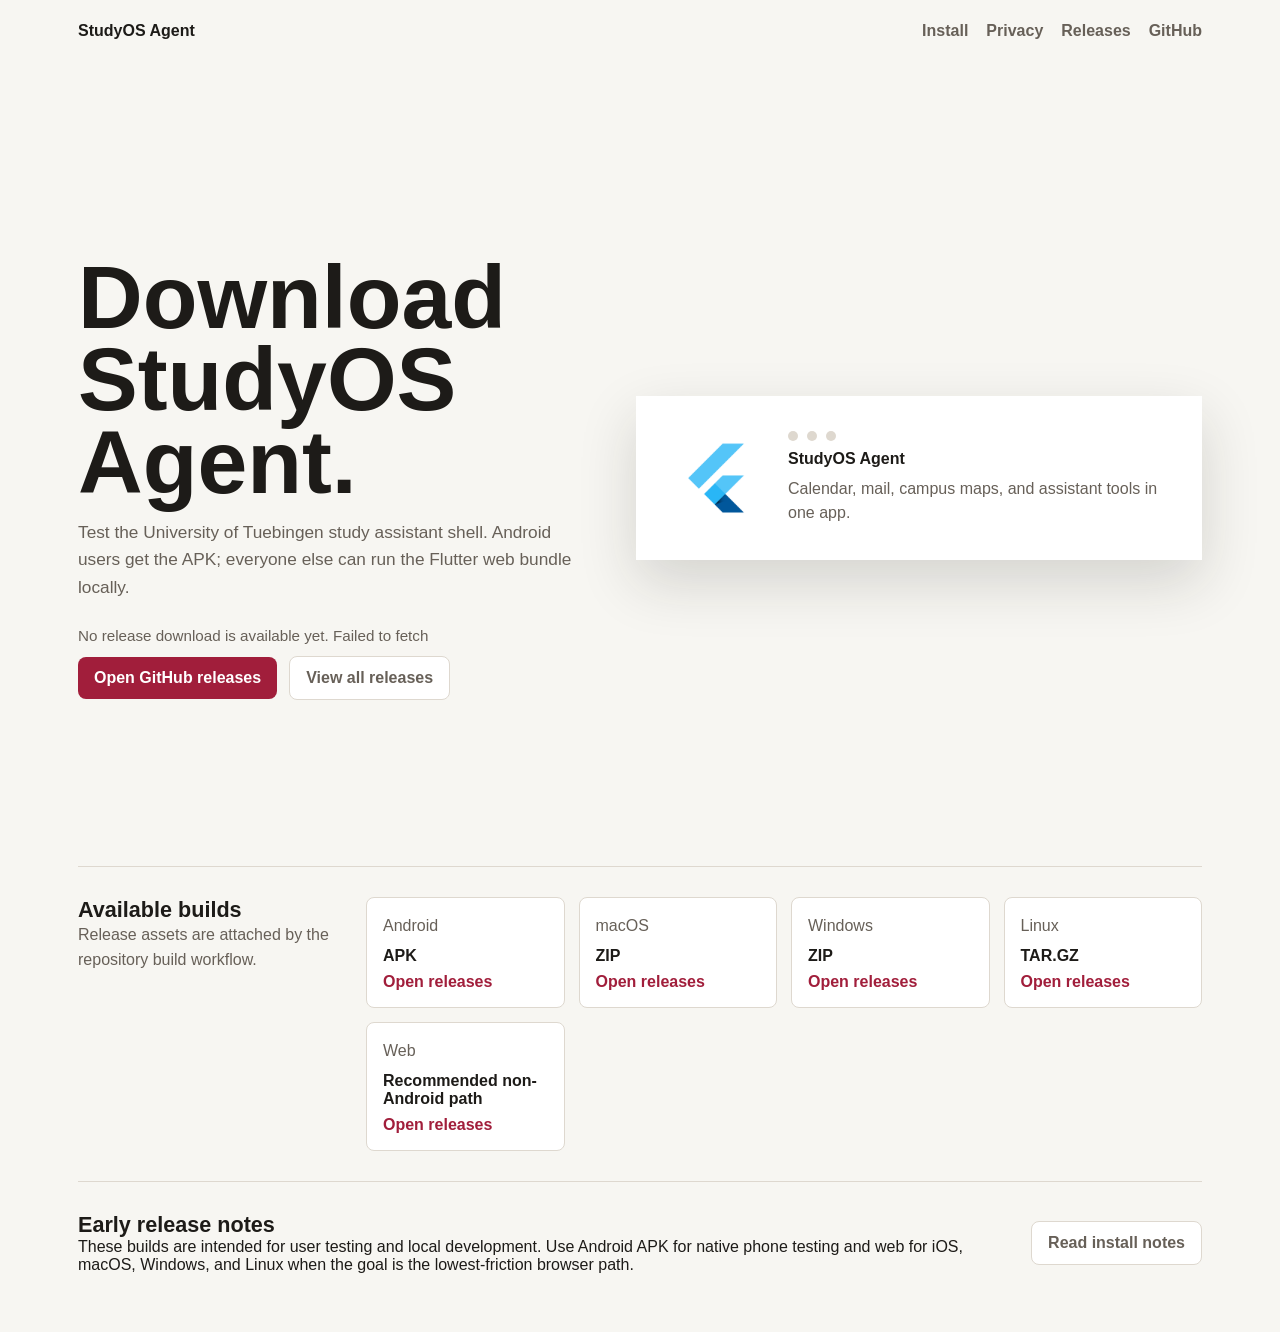
<file: docs/index.html>
<!doctype html>
<html lang="en">
  <head>
    <meta charset="utf-8" />
    <meta name="viewport" content="width=device-width, initial-scale=1" />
    <title>StudyOS Agent Downloads</title>
    <meta
      name="description"
      content="Download the latest StudyOS Agent builds for Android, desktop, and web."
    />
    <link rel="stylesheet" href="./download.css" />
    <link rel="icon" type="image/png" href="./assets/studyos-icon-512.png" />
    <script defer src="./download.js"></script>
  </head>
  <body>
    <header class="site-header">
      <a class="brand" href="./index.html">StudyOS Agent</a>
      <nav aria-label="Documentation">
        <a href="./install.html">Install</a>
        <a href="./privacy.html">Privacy</a>
        <a href="https://github.com/Tue-StudyOS/StudyOS_Agent/releases">Releases</a>
        <a href="https://github.com/Tue-StudyOS/StudyOS_Agent">GitHub</a>
      </nav>
    </header>

    <main>
      <section class="hero">
        <div class="hero-copy">
          <h1>Download StudyOS Agent.</h1>
          <p class="lead">
            Test the University of Tuebingen study assistant shell. Android users get the APK;
            everyone else can run the Flutter web bundle locally.
          </p>
          <div class="download-panel" aria-live="polite">
            <p class="status" id="release-status">Looking for the latest StudyOS Agent release...</p>
            <a class="primary-link disabled" id="primary-download" href="#" aria-disabled="true">
              Checking downloads
            </a>
            <a class="secondary-link" href="https://github.com/Tue-StudyOS/StudyOS_Agent/releases">
              View all releases
            </a>
          </div>
        </div>

        <figure class="preview" aria-label="StudyOS Agent app preview">
          <div class="preview-shell">
            <img src="./assets/studyos-icon-512.png" alt="" />
            <div class="preview-content">
              <span class="window-dot"></span>
              <span class="window-dot"></span>
              <span class="window-dot"></span>
              <strong>StudyOS Agent</strong>
              <p>Calendar, mail, campus maps, and assistant tools in one app.</p>
            </div>
          </div>
        </figure>
      </section>

      <section class="platforms" aria-labelledby="platforms-title">
        <div>
          <h2 id="platforms-title">Available builds</h2>
          <p>Release assets are attached by the repository build workflow.</p>
        </div>
        <div class="platform-grid" id="platform-list">
          <article class="platform-card" data-platform-card="android">
            <span>Android</span>
            <strong>APK</strong>
            <a href="https://github.com/Tue-StudyOS/StudyOS_Agent/releases">Open releases</a>
          </article>
          <article class="platform-card" data-platform-card="macos">
            <span>macOS</span>
            <strong>ZIP</strong>
            <a href="https://github.com/Tue-StudyOS/StudyOS_Agent/releases">Open releases</a>
          </article>
          <article class="platform-card" data-platform-card="windows">
            <span>Windows</span>
            <strong>ZIP</strong>
            <a href="https://github.com/Tue-StudyOS/StudyOS_Agent/releases">Open releases</a>
          </article>
          <article class="platform-card" data-platform-card="linux">
            <span>Linux</span>
            <strong>TAR.GZ</strong>
            <a href="https://github.com/Tue-StudyOS/StudyOS_Agent/releases">Open releases</a>
          </article>
          <article class="platform-card" data-platform-card="web">
            <span>Web</span>
            <strong>Recommended non-Android path</strong>
            <a href="https://github.com/Tue-StudyOS/StudyOS_Agent/releases">Open releases</a>
          </article>
        </div>
      </section>

      <section class="note-band">
        <div>
          <h2>Early release notes</h2>
          <p>
            These builds are intended for user testing and local development. Use Android APK for
            native phone testing and web for iOS, macOS, Windows, and Linux when the goal is the
            lowest-friction browser path.
          </p>
        </div>
        <a class="secondary-link" href="./install.html">Read install notes</a>
      </section>
    </main>
  </body>
</html>
</file>
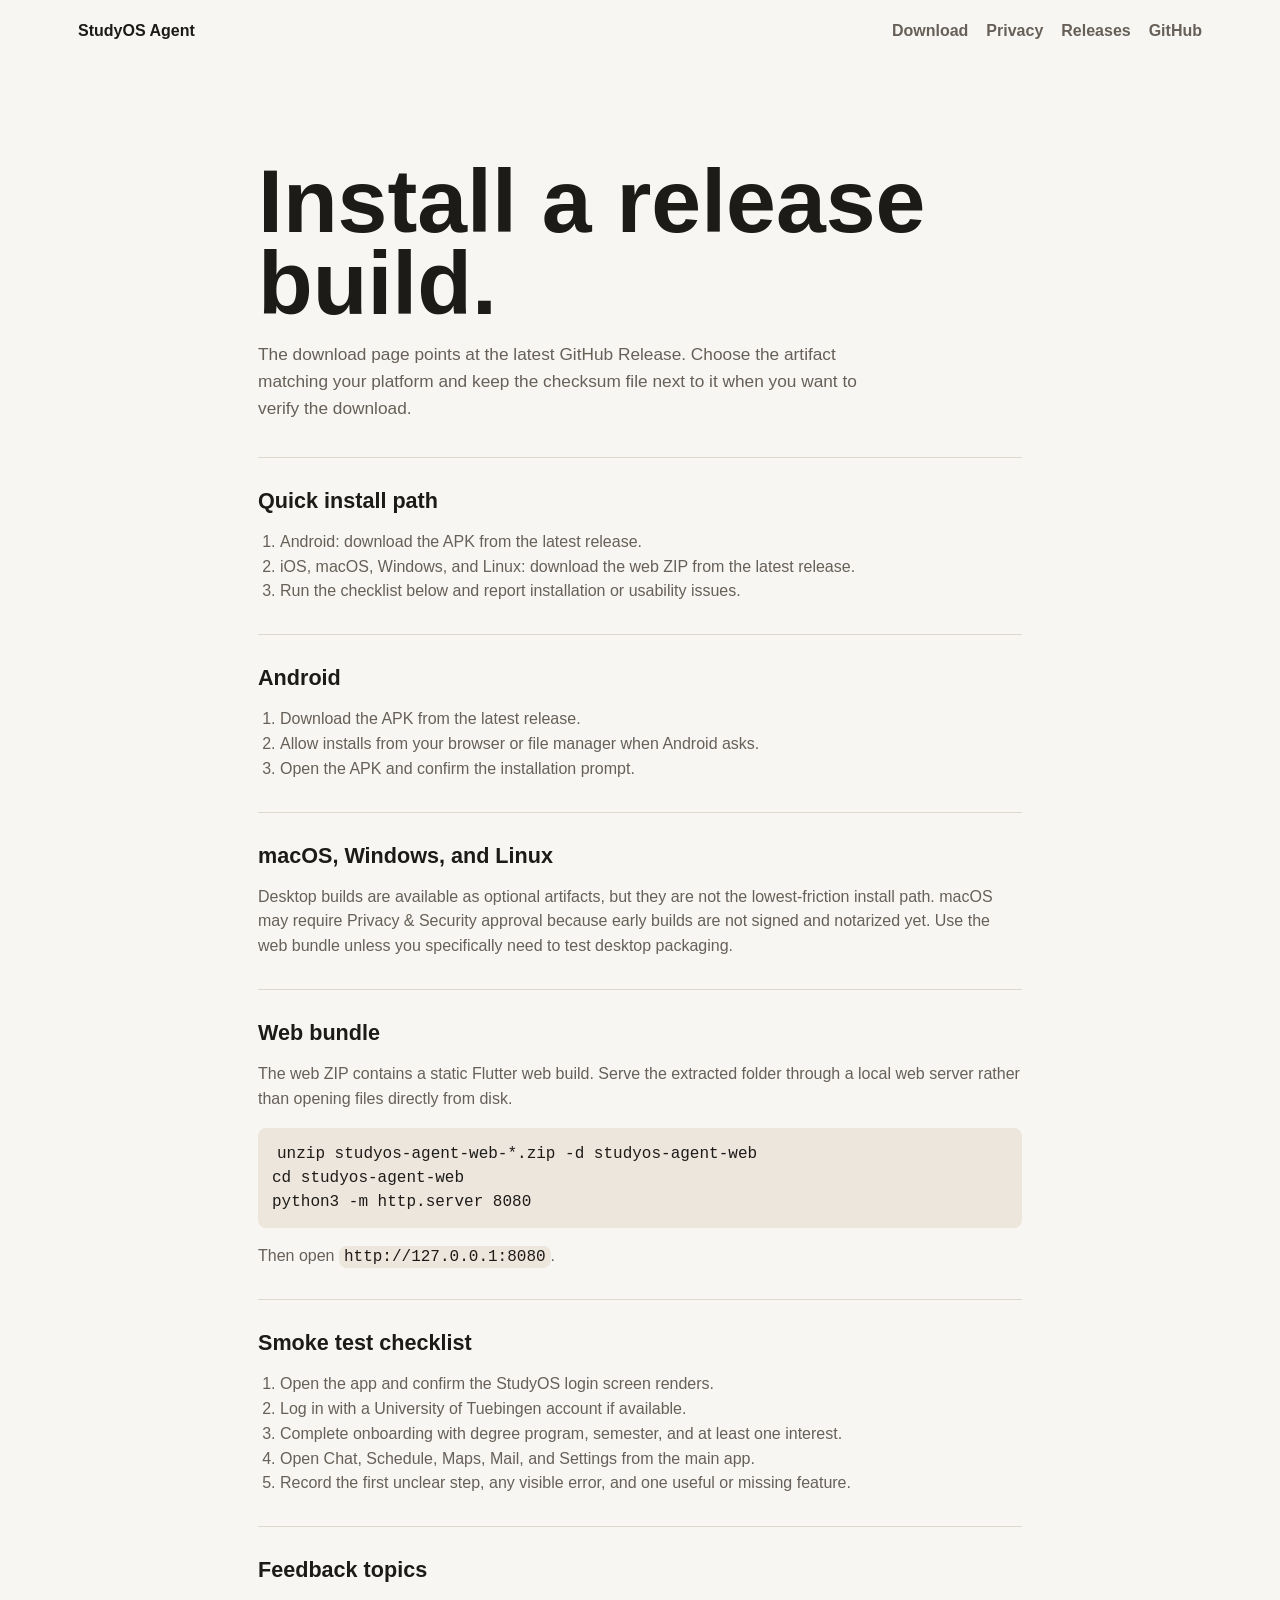
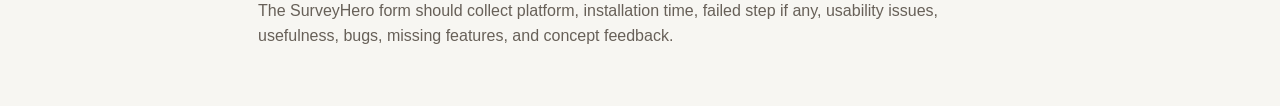
<file: docs/install.html>
<!doctype html>
<html lang="en">
  <head>
    <meta charset="utf-8" />
    <meta name="viewport" content="width=device-width, initial-scale=1" />
    <title>Install StudyOS Agent</title>
    <meta name="description" content="Install notes for StudyOS Agent release builds." />
    <link rel="stylesheet" href="./download.css" />
    <link rel="icon" type="image/png" href="./assets/studyos-icon-512.png" />
  </head>
  <body>
    <header class="site-header">
      <a class="brand" href="./index.html">StudyOS Agent</a>
      <nav aria-label="Documentation">
        <a href="./index.html">Download</a>
        <a href="./privacy.html">Privacy</a>
        <a href="https://github.com/Tue-StudyOS/StudyOS_Agent/releases">Releases</a>
        <a href="https://github.com/Tue-StudyOS/StudyOS_Agent">GitHub</a>
      </nav>
    </header>

    <main class="doc-page">
      <section class="doc-hero">
        <h1>Install a release build.</h1>
        <p class="lead">
          The download page points at the latest GitHub Release. Choose the artifact matching your
          platform and keep the checksum file next to it when you want to verify the download.
        </p>
      </section>

      <section class="doc-section">
        <h2>Quick install path</h2>
        <ol>
          <li>Android: download the APK from the latest release.</li>
          <li>iOS, macOS, Windows, and Linux: download the web ZIP from the latest release.</li>
          <li>Run the checklist below and report installation or usability issues.</li>
        </ol>
      </section>

      <section class="doc-section">
        <h2>Android</h2>
        <ol>
          <li>Download the APK from the latest release.</li>
          <li>Allow installs from your browser or file manager when Android asks.</li>
          <li>Open the APK and confirm the installation prompt.</li>
        </ol>
      </section>

      <section class="doc-section">
        <h2>macOS, Windows, and Linux</h2>
        <p>
          Desktop builds are available as optional artifacts, but they are not the lowest-friction
          install path. macOS may require Privacy &amp; Security approval because early builds are not
          signed and notarized yet. Use the web bundle unless you specifically need to test desktop
          packaging.
        </p>
      </section>

      <section class="doc-section">
        <h2>Web bundle</h2>
        <p>
          The web ZIP contains a static Flutter web build. Serve the extracted folder through a local
          web server rather than opening files directly from disk.
        </p>
        <pre><code>unzip studyos-agent-web-*.zip -d studyos-agent-web
cd studyos-agent-web
python3 -m http.server 8080</code></pre>
        <p>Then open <code>http://127.0.0.1:8080</code>.</p>
      </section>

      <section class="doc-section">
        <h2>Smoke test checklist</h2>
        <ol>
          <li>Open the app and confirm the StudyOS login screen renders.</li>
          <li>Log in with a University of Tuebingen account if available.</li>
          <li>Complete onboarding with degree program, semester, and at least one interest.</li>
          <li>Open Chat, Schedule, Maps, Mail, and Settings from the main app.</li>
          <li>Record the first unclear step, any visible error, and one useful or missing feature.</li>
        </ol>
      </section>

      <section class="doc-section">
        <h2>Feedback topics</h2>
        <p>
          The SurveyHero form should collect platform, installation time, failed step if any,
          usability issues, usefulness, bugs, missing features, and concept feedback.
        </p>
      </section>
    </main>
  </body>
</html>
</file>
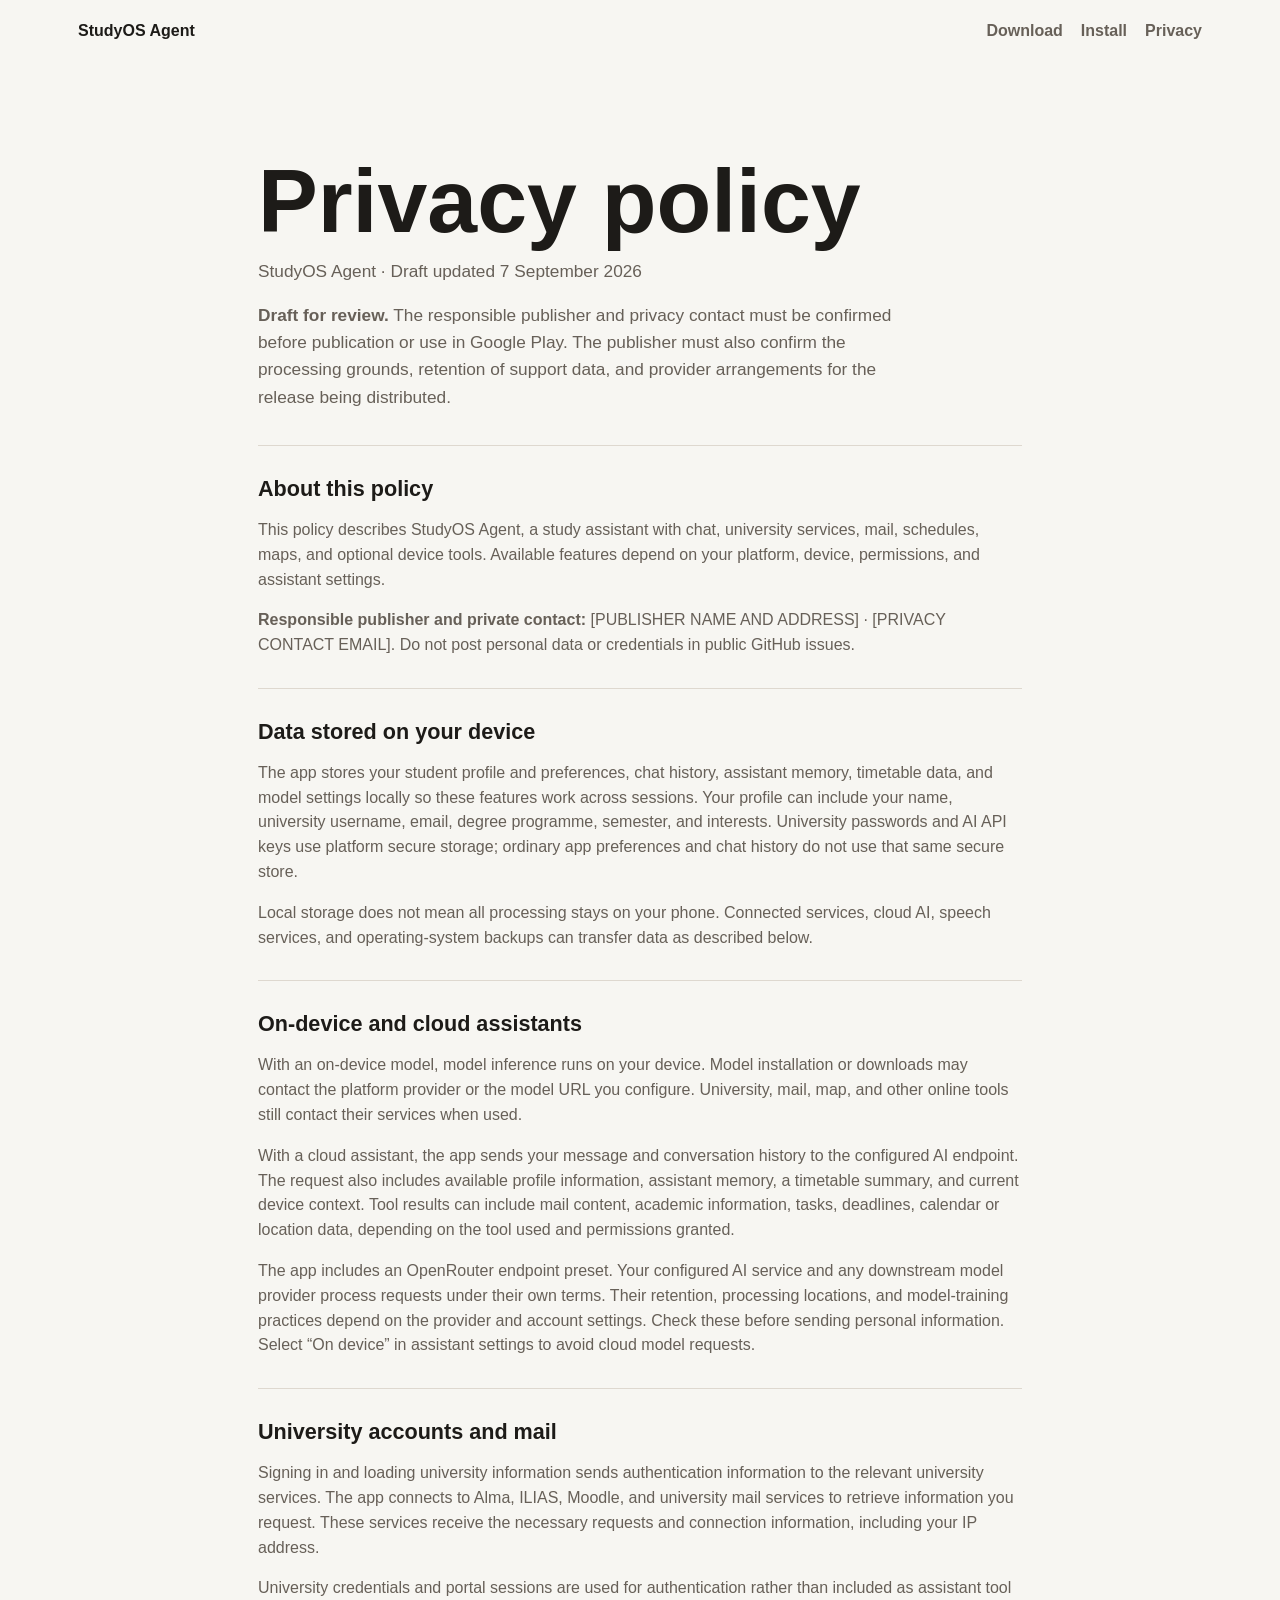
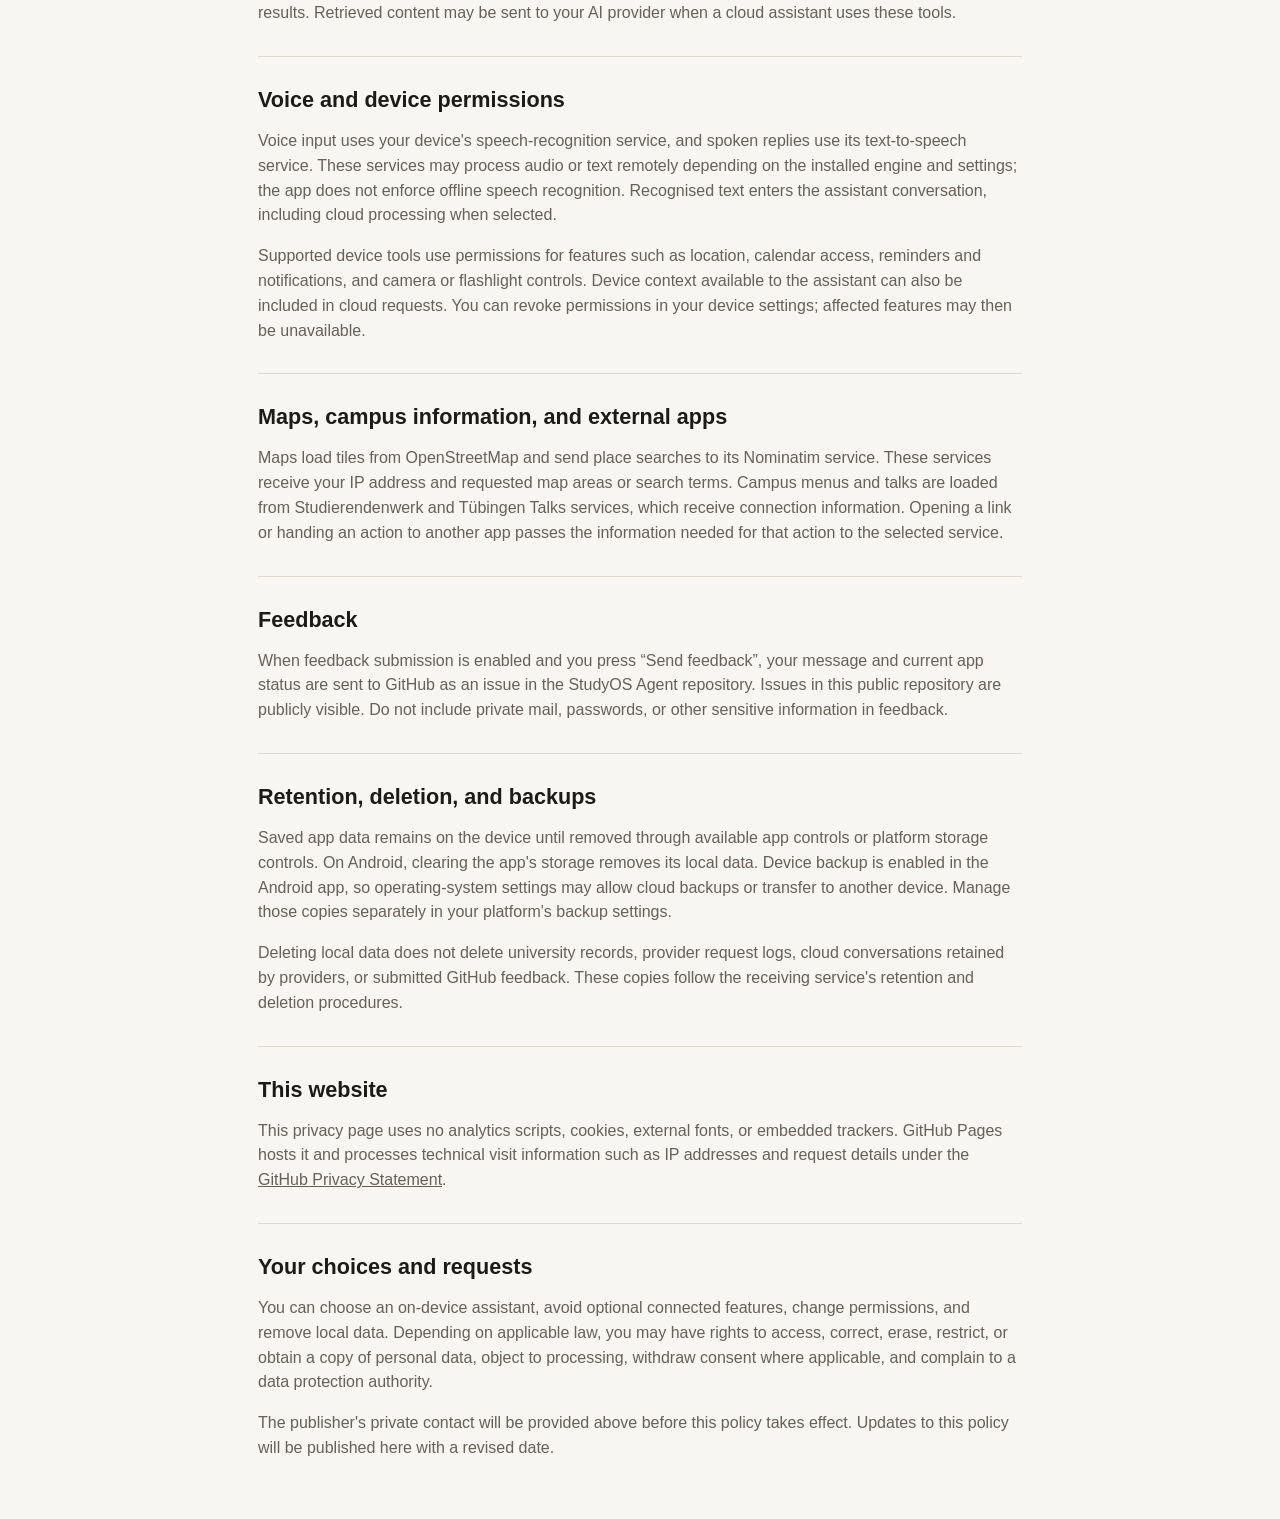
<file: docs/privacy.html>
<!doctype html>
<html lang="en">
  <head>
    <meta charset="utf-8" />
    <meta name="viewport" content="width=device-width, initial-scale=1" />
    <meta name="robots" content="noindex" />
    <title>StudyOS Agent Privacy Policy — Draft</title>
    <meta name="description" content="How StudyOS Agent handles your data on your device and when using connected services." />
    <link rel="stylesheet" href="./download.css" />
    <link rel="icon" type="image/png" href="./assets/studyos-icon-512.png" />
  </head>
  <body>
    <header class="site-header">
      <a class="brand" href="./index.html">StudyOS Agent</a>
      <nav aria-label="Documentation">
        <a href="./index.html">Download</a>
        <a href="./install.html">Install</a>
        <a href="./privacy.html" aria-current="page">Privacy</a>
      </nav>
    </header>
    <main class="doc-page">
      <section class="doc-hero">
        <h1>Privacy policy</h1>
        <p class="lead">StudyOS Agent · Draft updated 7 September 2026</p>
        <p class="lead"><strong>Draft for review.</strong> The responsible publisher and privacy
          contact must be confirmed before publication or use in Google Play. The publisher must
          also confirm the processing grounds, retention of support data, and provider arrangements
          for the release being distributed.</p>
      </section>
      <section class="doc-section">
        <h2>About this policy</h2>
        <p>This policy describes StudyOS Agent, a study assistant with chat, university services,
          mail, schedules, maps, and optional device tools. Available features depend on your
          platform, device, permissions, and assistant settings.</p>
        <p><strong>Responsible publisher and private contact:</strong> [PUBLISHER NAME AND ADDRESS] · [PRIVACY CONTACT EMAIL].
          Do not post personal data or credentials in public GitHub issues.</p>
      </section>
      <section class="doc-section">
        <h2>Data stored on your device</h2>
        <p>The app stores your student profile and preferences, chat history, assistant memory,
          timetable data, and model settings locally so these features work across sessions.
          Your profile can include your name, university username, email, degree programme,
          semester, and interests. University passwords and AI API keys use platform secure
          storage; ordinary app preferences and chat history do not use that same secure store.</p>
        <p>Local storage does not mean all processing stays on your phone. Connected services,
          cloud AI, speech services, and operating-system backups can transfer data as described below.</p>
      </section>
      <section class="doc-section">
        <h2>On-device and cloud assistants</h2>
        <p>With an on-device model, model inference runs on your device. Model installation or
          downloads may contact the platform provider or the model URL you configure. University,
          mail, map, and other online tools still contact their services when used.</p>
        <p>With a cloud assistant, the app sends your message and conversation history to the
          configured AI endpoint. The request also includes available profile information,
          assistant memory, a timetable summary, and current device context. Tool results can
          include mail content, academic information, tasks, deadlines, calendar or location data,
          depending on the tool used and permissions granted.</p>
        <p>The app includes an OpenRouter endpoint preset. Your configured AI service and any
          downstream model provider process requests under their own terms. Their retention,
          processing locations, and model-training practices depend on the provider and account
          settings. Check these before sending personal information. Select “On device” in
          assistant settings to avoid cloud model requests.</p>
      </section>
      <section class="doc-section">
        <h2>University accounts and mail</h2>
        <p>Signing in and loading university information sends authentication information to the
          relevant university services. The app connects to Alma, ILIAS, Moodle, and university
          mail services to retrieve information you request. These services receive the necessary
          requests and connection information, including your IP address.</p>
        <p>University credentials and portal sessions are used for authentication rather than
          included as assistant tool results. Retrieved content may be sent to your AI provider
          when a cloud assistant uses these tools.</p>
      </section>
      <section class="doc-section">
        <h2>Voice and device permissions</h2>
        <p>Voice input uses your device's speech-recognition service, and spoken replies use its
          text-to-speech service. These services may process audio or text remotely depending on
          the installed engine and settings; the app does not enforce offline speech recognition.
          Recognised text enters the assistant conversation, including cloud processing when selected.</p>
        <p>Supported device tools use permissions for features such as location, calendar access,
          reminders and notifications, and camera or flashlight controls. Device context available
          to the assistant can also be included in cloud requests. You can revoke permissions in
          your device settings; affected features may then be unavailable.</p>
      </section>
      <section class="doc-section">
        <h2>Maps, campus information, and external apps</h2>
        <p>Maps load tiles from OpenStreetMap and send place searches to its Nominatim service.
          These services receive your IP address and requested map areas or search terms. Campus
          menus and talks are loaded from Studierendenwerk and Tübingen Talks services, which
          receive connection information. Opening a link or handing an action to another app
          passes the information needed for that action to the selected service.</p>
      </section>
      <section class="doc-section">
        <h2>Feedback</h2>
        <p>When feedback submission is enabled and you press “Send feedback”, your message and
          current app status are sent to GitHub as an issue in the StudyOS Agent repository.
          Issues in this public repository are publicly visible. Do not include private mail,
          passwords, or other sensitive information in feedback.</p>
      </section>
      <section class="doc-section">
        <h2>Retention, deletion, and backups</h2>
        <p>Saved app data remains on the device until removed through available app controls or
          platform storage controls. On Android, clearing the app's storage removes its local
          data. Device backup is enabled in the Android app, so operating-system settings may
          allow cloud backups or transfer to another device. Manage those copies separately in
          your platform's backup settings.</p>
        <p>Deleting local data does not delete university records, provider request logs, cloud
          conversations retained by providers, or submitted GitHub feedback. These copies follow
          the receiving service's retention and deletion procedures.</p>
      </section>
      <section class="doc-section">
        <h2>This website</h2>
        <p>This privacy page uses no analytics scripts, cookies, external fonts, or embedded
          trackers. GitHub Pages hosts it and processes technical visit information such as IP
          addresses and request details under the
          <a href="https://docs.github.com/en/site-policy/privacy-policies/github-general-privacy-statement">GitHub Privacy Statement</a>.</p>
      </section>
      <section class="doc-section">
        <h2>Your choices and requests</h2>
        <p>You can choose an on-device assistant, avoid optional connected features, change
          permissions, and remove local data. Depending on applicable law, you may have rights
          to access, correct, erase, restrict, or obtain a copy of personal data, object to
          processing, withdraw consent where applicable, and complain to a data protection authority.</p>
        <p>The publisher's private contact will be provided above before this policy takes effect.
          Updates to this policy will be published here with a revised date.</p>
      </section>
    </main>
  </body>
</html>
</file>
<file: docs/download.css>
:root {
  color-scheme: light;
  --surface: #f7f6f2;
  --panel: #ffffff;
  --ink: #1d1b18;
  --muted: #676058;
  --border: #ded8cf;
  --accent: #a11e3b;
  --accent-strong: #86162f;
  --shadow: rgba(31, 28, 24, 0.16);
  font-family: -apple-system, BlinkMacSystemFont, "Segoe UI", sans-serif;
}

* {
  box-sizing: border-box;
}

body {
  margin: 0;
  background: var(--surface);
  color: var(--ink);
}

a {
  color: inherit;
}

.site-header {
  display: flex;
  align-items: center;
  justify-content: space-between;
  gap: 24px;
  max-width: 1180px;
  margin: 0 auto;
  padding: 22px 28px;
}

.brand {
  font-weight: 800;
  text-decoration: none;
}

nav {
  display: flex;
  flex-wrap: wrap;
  gap: 18px;
}

nav a {
  color: var(--muted);
  font-weight: 650;
  text-decoration: none;
}

main {
  max-width: 1180px;
  margin: 0 auto;
  padding: 28px;
}

.hero {
  display: grid;
  grid-template-columns: minmax(0, 0.95fr) minmax(320px, 1.05fr);
  gap: 46px;
  align-items: center;
  min-height: calc(100svh - 124px);
}

.hero-copy,
.doc-hero,
.doc-section,
.note-band {
  display: grid;
  gap: 16px;
}

h1,
h2,
p {
  margin: 0;
}

h1 {
  max-width: 680px;
  font-size: clamp(2.7rem, 7vw, 5.8rem);
  line-height: 0.92;
}

h2 {
  font-size: 1.35rem;
}

.lead {
  max-width: 640px;
  color: var(--muted);
  font-size: 1.08rem;
  line-height: 1.58;
}

.download-panel {
  display: flex;
  flex-wrap: wrap;
  gap: 12px;
  align-items: center;
  margin-top: 10px;
}

.status {
  width: 100%;
  color: var(--muted);
  font-size: 0.95rem;
}

.primary-link,
.secondary-link {
  border-radius: 8px;
  padding: 12px 16px;
  font-weight: 750;
  text-decoration: none;
}

.primary-link {
  background: var(--accent);
  color: #ffffff;
}

.primary-link:hover {
  background: var(--accent-strong);
}

.primary-link.disabled {
  pointer-events: none;
  opacity: 0.58;
}

.secondary-link {
  border: 1px solid var(--border);
  background: var(--panel);
  color: var(--muted);
}

.preview {
  margin: 0;
}

.preview-shell {
  display: grid;
  grid-template-columns: 96px minmax(0, 1fr);
  gap: 22px;
  align-items: center;
  padding: 34px;
  background: var(--panel);
  box-shadow: 0 22px 58px var(--shadow);
}

.preview-shell img {
  display: block;
  width: 96px;
  height: 96px;
  border-radius: 22px;
}

.preview-content {
  display: grid;
  grid-template-columns: repeat(3, 10px) minmax(0, 1fr);
  gap: 9px;
  align-items: center;
}

.preview-content strong,
.preview-content p {
  grid-column: 1 / -1;
}

.preview-content p {
  color: var(--muted);
  line-height: 1.5;
}

.window-dot {
  width: 10px;
  height: 10px;
  border-radius: 999px;
  background: var(--border);
}

.platforms,
.note-band,
.doc-section {
  border-top: 1px solid var(--border);
  padding: 30px 0;
}

.platforms {
  display: grid;
  grid-template-columns: 260px minmax(0, 1fr);
  gap: 28px;
}

.platforms p,
.platform-card span,
.doc-section p,
.doc-section li {
  color: var(--muted);
  line-height: 1.55;
}

.platform-grid {
  display: grid;
  grid-template-columns: repeat(auto-fit, minmax(170px, 1fr));
  gap: 14px;
}

.platform-card {
  display: grid;
  gap: 8px;
  border: 1px solid var(--border);
  border-radius: 8px;
  background: var(--panel);
  padding: 16px;
}

.platform-card a {
  color: var(--accent);
  font-weight: 750;
  text-decoration: none;
}

.note-band {
  grid-template-columns: minmax(0, 1fr) auto;
  align-items: center;
}

.doc-page {
  max-width: 820px;
}

.doc-hero {
  padding: 70px 0 34px;
}

.doc-section ol {
  margin: 0;
  padding-left: 22px;
}

code,
pre {
  border-radius: 8px;
  background: #ece6dd;
  color: var(--ink);
  font-family: "SFMono-Regular", Consolas, monospace;
}

code {
  padding: 2px 5px;
}

pre {
  margin: 0;
  overflow-x: auto;
  padding: 14px;
  line-height: 1.5;
}

@media (max-width: 900px) {
  .hero,
  .platforms,
  .note-band {
    grid-template-columns: 1fr;
  }

  .hero {
    min-height: auto;
  }
}

@media (max-width: 620px) {
  .site-header,
  .download-panel {
    align-items: flex-start;
    flex-direction: column;
  }

  main,
  .site-header {
    padding-inline: 18px;
  }

  .preview-shell {
    grid-template-columns: 1fr;
  }
}
</file>
